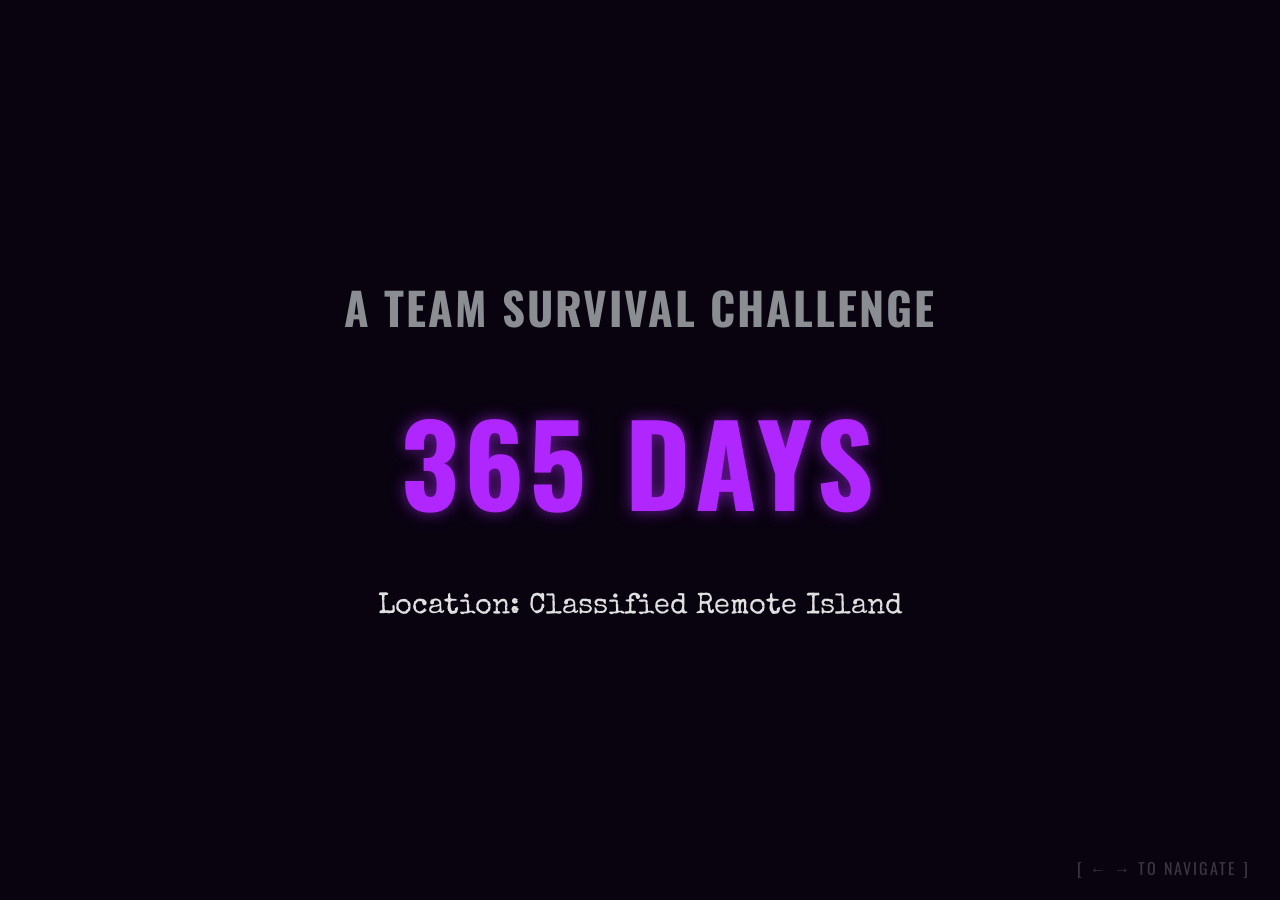
<file: index.html>
<!DOCTYPE html>
<html lang="en">
<head>
    <meta charset="UTF-8">
    <meta name="viewport" content="width=device-width, initial-scale=1.0">
    <title>Survival Mission: Night Flare Edition</title>
    <link href="https://fonts.googleapis.com/css2?family=Oswald:wght@500;700&family=Special+Elite&display=swap" rel="stylesheet">
    <style>
        :root {
            --dark-bg: #090310;
            --dark-purple: #1a0b2e;
            --neon-purple: #b026ff;
            --flare-pink: #ff2a70;
            --mud-gray: #8a8d91;
            --text-light: #e0e0e0;
        }
        
        body, html {
            margin: 0; padding: 0;
            width: 100vw; height: 100vh;
            background-color: var(--dark-bg);
            color: var(--text-light);
            font-family: 'Special Elite', monospace;
            overflow: hidden;
            display: flex;
            justify-content: center;
            align-items: center;
        }

        /* Gritty Survival Night Background */
        .bg-layer {
            position: absolute;
            top: 0; left: 0; right: 0; bottom: 0;
            background: radial-gradient(circle at 50% 40%, var(--dark-purple) 0%, var(--dark-bg) 80%);
            z-index: -3;
        }
        
        /* Dirt/Noise Texture */
        .texture {
            position: absolute;
            top: 0; left: 0; right: 0; bottom: 0;
            background-image: url("data:image/svg+xml,%3Csvg viewBox='0 0 200 200' xmlns='http://www.w3.org/2000/svg'%3E%3Cfilter id='noiseFilter'%3E%3CfeTurbulence type='fractalNoise' baseFrequency='0.8' numOctaves='3' stitchTiles='stitch'/%3E%3C/filter%3E%3Crect width='100%25' height='100%25' filter='url(%23noiseFilter)' opacity='0.05'/%3E%3C/svg%3E");
            z-index: -2;
            pointer-events: none;
        }

        .slide {
            display: none;
            width: 90%;
            height: 90%;
            flex-direction: column;
            justify-content: center;
            align-items: center;
            text-align: center;
            opacity: 0;
            transition: opacity 0.8s ease-in-out;
            z-index: 10;
        }
        .active { 
            display: flex; 
            opacity: 1; 
        }
        
        h1 { 
            font-family: 'Oswald', sans-serif; 
            font-size: 6rem; 
            color: var(--text-light); 
            text-transform: uppercase; 
            letter-spacing: 5px; 
            margin-bottom: 10px;
            text-shadow: 3px 3px 0px rgba(0,0,0,0.8);
        }
        
        .highlight {
            color: var(--neon-purple);
            text-shadow: 0 0 15px rgba(176, 38, 255, 0.6);
        }

        .danger {
            color: var(--flare-pink);
            text-shadow: 0 0 15px rgba(255, 42, 112, 0.6);
        }
        
        h2 { 
            font-family: 'Oswald', sans-serif;
            font-size: 2.8rem; 
            color: var(--mud-gray); 
            letter-spacing: 2px;
        }
        
        p, li { 
            font-size: 1.8rem; 
            line-height: 1.8; 
        }
        
        ul { text-align: left; list-style-type: none; padding: 0; }
        ul li::before { content: ">> "; color: var(--neon-purple); font-weight: bold; }

        .dossier-panel {
            background: rgba(15, 5, 25, 0.8);
            border: 2px solid var(--neon-purple);
            border-radius: 5px;
            padding: 40px 60px;
            box-shadow: inset 0 0 20px rgba(176, 38, 255, 0.2);
            text-align: left;
            margin-top: 30px;
            position: relative;
        }
        
        /* Tape effect */
        .dossier-panel::before {
            content: '';
            position: absolute;
            top: -15px; left: 50%;
            transform: translateX(-50%) rotate(-2deg);
            width: 100px; height: 30px;
            background: rgba(255,255,255,0.1);
            backdrop-filter: blur(4px);
            border: 1px solid rgba(255,255,255,0.2);
        }

        .timer-display {
            font-family: 'Oswald', sans-serif;
            font-size: 9rem;
            color: var(--flare-pink);
            text-shadow: 0 0 30px rgba(255, 42, 112, 0.5);
            margin: 20px 0;
            cursor: pointer;
            transition: transform 0.2s;
        }
        .timer-display:hover { transform: scale(1.05); }
        
        /* Gritty Grid */
        .grid {
            display: grid;
            grid-template-columns: repeat(4, 1fr);
            gap: 20px;
            width: 100%;
            max-width: 1200px;
            margin-top: 30px;
        }
        .card {
            background: rgba(0,0,0,0.6);
            border: 1px dashed var(--mud-gray);
            padding: 20px;
            cursor: pointer;
            transition: all 0.2s ease;
            text-align: left;
        }
        .card:hover { border-color: var(--neon-purple); }
        .card.selected {
            background: rgba(176, 38, 255, 0.15);
            border: 2px solid var(--neon-purple);
            box-shadow: 0 0 15px rgba(176, 38, 255, 0.3);
        }
        
        .card .num { 
            display: block; 
            color: var(--mud-gray); 
            font-family: 'Oswald', sans-serif;
            font-size: 1.5rem; 
            margin-bottom: 5px; 
        }
        .card.selected .num { color: var(--neon-purple); }
        
        .card .name { font-size: 1.4rem; font-weight: bold; }

        .controls {
            position: absolute;
            bottom: 20px;
            right: 30px;
            font-family: 'Oswald', sans-serif;
            color: rgba(255,255,255,0.2);
            letter-spacing: 2px;
            text-transform: uppercase;
        }

    </style>
</head>
<body>

    <div class="bg-layer"></div>
    <div class="texture"></div>

    <!-- Slide 1 -->
    <div class="slide active">
        <h2 style="color: var(--mud-gray);">A TEAM SURVIVAL CHALLENGE</h2>
        <h1 class="highlight" style="font-size: 7rem; margin-top: 0;">365 DAYS</h1>
        <p>Location: Classified Remote Island</p>
    </div>

    <!-- Slide 2 -->
    <div class="slide">
        <h1>DAY 0: <span class="danger">THE CRASH</span></h1>
        <div class="dossier-panel">
            <p>Last night, a violent storm destroyed your ship.</p>
            <p>You wake up in the mud. It is pitch black.</p>
            <p>You light a purple distress flare. It reveals the beach...</p>
            <p class="highlight" style="font-weight: bold; margin-top: 20px;">The only other survivors are the people at your table.</p>
        </div>
    </div>

    <!-- Slide 3 -->
    <div class="slide">
        <h1 class="danger">THE HARSH REALITY</h1>
        <div class="dossier-panel" style="border-color: var(--flare-pink);">
            <ul>
                <li>NO Supermarket, NO clean water.</li>
                <li>NO Hospital, NO medicine.</li>
                <li>NO Signal, NO electricity.</li>
                <li><span class="danger">NO RESCUE.</span> (ETA: 1 Year)</li>
            </ul>
        </div>
    </div>

    <!-- Slide 4 -->
    <div class="slide">
        <h1>WHAT WILL <span class="danger">KILL YOU</span> FIRST?</h1>
        <h2 style="color: var(--text-light);">The Rule of 3</h2>
        <div class="dossier-panel">
            <p><strong>3 Minutes</strong> without <span class="danger">Oxygen</span></p>
            <p><strong>3 Hours</strong> without <span class="danger">Shelter</span> (in extreme weather)</p>
            <p><strong>3 Days</strong> without <span class="danger">Water</span></p>
            <p><strong>3 Weeks</strong> without <span class="danger">Food</span></p>
        </div>
    </div>

    <!-- Slide 5 -->
    <div class="slide">
        <h1 class="highlight">THE HOPE</h1>
        <p>In the light of the flare, you see it.</p>
        <h2>A Military Emergency Drop Box.</h2>
        <p>It contains 16 survival tools. But the lock is damaged.</p>
    </div>

    <!-- Slide 6: RULES BEFORE BOX -->
    <div class="slide">
        <h1>MISSION <span class="highlight">RULES</span></h1>
        <div class="dossier-panel">
            <p><span class="danger">Constraint:</span> Your team can only carry <strong>6 items</strong> into the jungle.</p>
            <p><span class="danger">Phase 1 (Private):</span> Choose 1 item you personally want to protect.</p>
            <p><span class="danger">Phase 2 (Debate):</span> Argue with your team. Eliminate the weak choices.</p>
            <p><span class="danger">Ultimate Rule:</span> Everyone must speak. You must agree on exactly 6 items.</p>
        </div>
    </div>

    <!-- Slide 7: TACTICAL COMMUNICATION (O.R.E.O) -->
    <div class="slide">
        <h1>TACTICAL COMMUNICATION</h1>
        <h2>Use the <span class="highlight">O.R.E.O.</span> Framework</h2>
        <div class="dossier-panel">
            <p><strong class="highlight">O</strong>pening Opinion: "I strongly believe we MUST keep the..."</p>
            <p><strong class="highlight">R</strong>eason: "The main reason is that without it, we..."</p>
            <p><strong class="highlight">E</strong>xample: "For example, if it rains, this will help us to..."</p>
            <p><strong class="highlight">O</strong>bjection / Over to you: "I see your point, but [Item] is more urgent because..."</p>
        </div>
    </div>

    <!-- Slide 8 -->
    <div class="slide">
        <h1 class="danger">THE BOX OPENS</h1>
        <p>Memorize your choices. The survival mission begins now.</p>
    </div>

    <!-- Slide 9 -->
    <div class="slide">
        <h1 style="font-size: 4rem;">SUPPLIES: <span class="highlight">ESSENTIALS</span></h1>
        <div class="grid">
            <div class="card" onclick="this.classList.toggle('selected')"><span class="num">01</span><span class="name">Water Filter</span></div>
            <div class="card" onclick="this.classList.toggle('selected')"><span class="num">02</span><span class="name">Fishing Net</span></div>
            <div class="card" onclick="this.classList.toggle('selected')"><span class="num">03</span><span class="name">Windproof Lighter</span></div>
            <div class="card" onclick="this.classList.toggle('selected')"><span class="num">04</span><span class="name">Strong Knife</span></div>
            <div class="card" onclick="this.classList.toggle('selected')"><span class="num">05</span><span class="name">First-Aid Kit</span></div>
            <div class="card" onclick="this.classList.toggle('selected')"><span class="num">06</span><span class="name">Cooking Pot</span></div>
            <div class="card" onclick="this.classList.toggle('selected')"><span class="num">07</span><span class="name">50m Nylon Rope</span></div>
            <div class="card" onclick="this.classList.toggle('selected')"><span class="num">08</span><span class="name">Canvas Tent</span></div>
        </div>
    </div>

    <!-- Slide 10 -->
    <div class="slide">
        <h1 style="font-size: 4rem;">SUPPLIES: <span class="highlight">VARIABLES</span></h1>
        <div class="grid">
            <div class="card" onclick="this.classList.toggle('selected')"><span class="num">09</span><span class="name">Vegetable Seeds</span></div>
            <div class="card" onclick="this.classList.toggle('selected')"><span class="num">10</span><span class="name">Plant Guide Book</span></div>
            <div class="card" onclick="this.classList.toggle('selected')"><span class="num">11</span><span class="name">Small Axe</span></div>
            <div class="card" onclick="this.classList.toggle('selected')"><span class="num">12</span><span class="name">Metal Bucket</span></div>
            <div class="card" onclick="this.classList.toggle('selected')"><span class="num">13</span><span class="name">Antibacterial Soap</span></div>
            <div class="card" onclick="this.classList.toggle('selected')"><span class="num">14</span><span class="name">Mosquito Net</span></div>
            <div class="card" onclick="this.classList.toggle('selected')"><span class="num">15</span><span class="name">Signal Mirror</span></div>
            <div class="card" onclick="this.classList.toggle('selected')"><span class="num">16</span><span class="name">Solar Radio</span></div>
        </div>
    </div>

    <!-- Slide 11 -->
    <div class="slide">
        <h1 class="highlight">PHASE 1: SILENCE</h1>
        <p>Analyze the 16 items. Prepare your <strong class="highlight">O.R.E.O.</strong> argument for your 1 item.</p>
        <div class="timer-display" id="timer1" onclick="startTimer('timer1', 120)">02:00</div>
        <p style="font-size: 1.2rem; color: var(--mud-gray);">(Click to start)</p>
    </div>

    <!-- Slide 12 -->
    <div class="slide">
        <h1 class="danger">PHASE 2: DEBATE</h1>
        <p>Fight for your item. Your team MUST eliminate 10 items.</p>
        <p>Agree on the final <strong class="highlight">6 items</strong>.</p>
        <div class="timer-display" id="timer2" onclick="startTimer('timer2', 600)">10:00</div>
    </div>

    <!-- Slide 13 -->
    <div class="slide">
        <h1>IELTS <span class="highlight">PART 2</span> LINK</h1>
        <div class="dossier-panel">
            <p style="font-weight: bold; margin-bottom: 20px; color: var(--neon-purple);">Describe a time when you worked in a group.</p>
            <ul>
                <li>What you did <span style="color: var(--mud-gray);">(The survival mission)</span></li>
                <li>Who you worked with <span style="color: var(--mud-gray);">(Your 27003 classmates)</span></li>
                <li>What problems you faced <span style="color: var(--mud-gray);">(Choosing only 6 items, disagreements)</span></li>
                <li>Explain why you worked in the group <span style="color: var(--mud-gray);">(To survive 365 days)</span></li>
            </ul>
        </div>
    </div>

    <div class="controls">[ &larr; &rarr; TO NAVIGATE ]</div>

    <script>
        let currentSlide = 0;
        const slides = document.querySelectorAll('.slide');

        document.addEventListener('keydown', (e) => {
            if (e.key === 'ArrowRight' && currentSlide < slides.length - 1) {
                slides[currentSlide].classList.remove('active');
                currentSlide++;
                setTimeout(() => slides[currentSlide].classList.add('active'), 50);
            } else if (e.key === 'ArrowLeft' && currentSlide > 0) {
                slides[currentSlide].classList.remove('active');
                currentSlide--;
                setTimeout(() => slides[currentSlide].classList.add('active'), 50);
            }
        });

        let activeTimers = {};
        function startTimer(id, duration) {
            if (activeTimers[id]) clearInterval(activeTimers[id]);
            let timer = duration, minutes, seconds;
            const display = document.getElementById(id);
            
            activeTimers[id] = setInterval(function () {
                minutes = parseInt(timer / 60, 10);
                seconds = parseInt(timer % 60, 10);

                minutes = minutes < 10 ? "0" + minutes : minutes;
                seconds = seconds < 10 ? "0" + seconds : seconds;

                display.textContent = minutes + ":" + seconds;

                if (--timer < 0) {
                    clearInterval(activeTimers[id]);
                    display.textContent = "00:00";
                    display.style.color = "#ff2a70";
                    display.style.animation = "blink 1s infinite";
                }
            }, 1000);
        }
    </script>
</body>
</html>
</file>
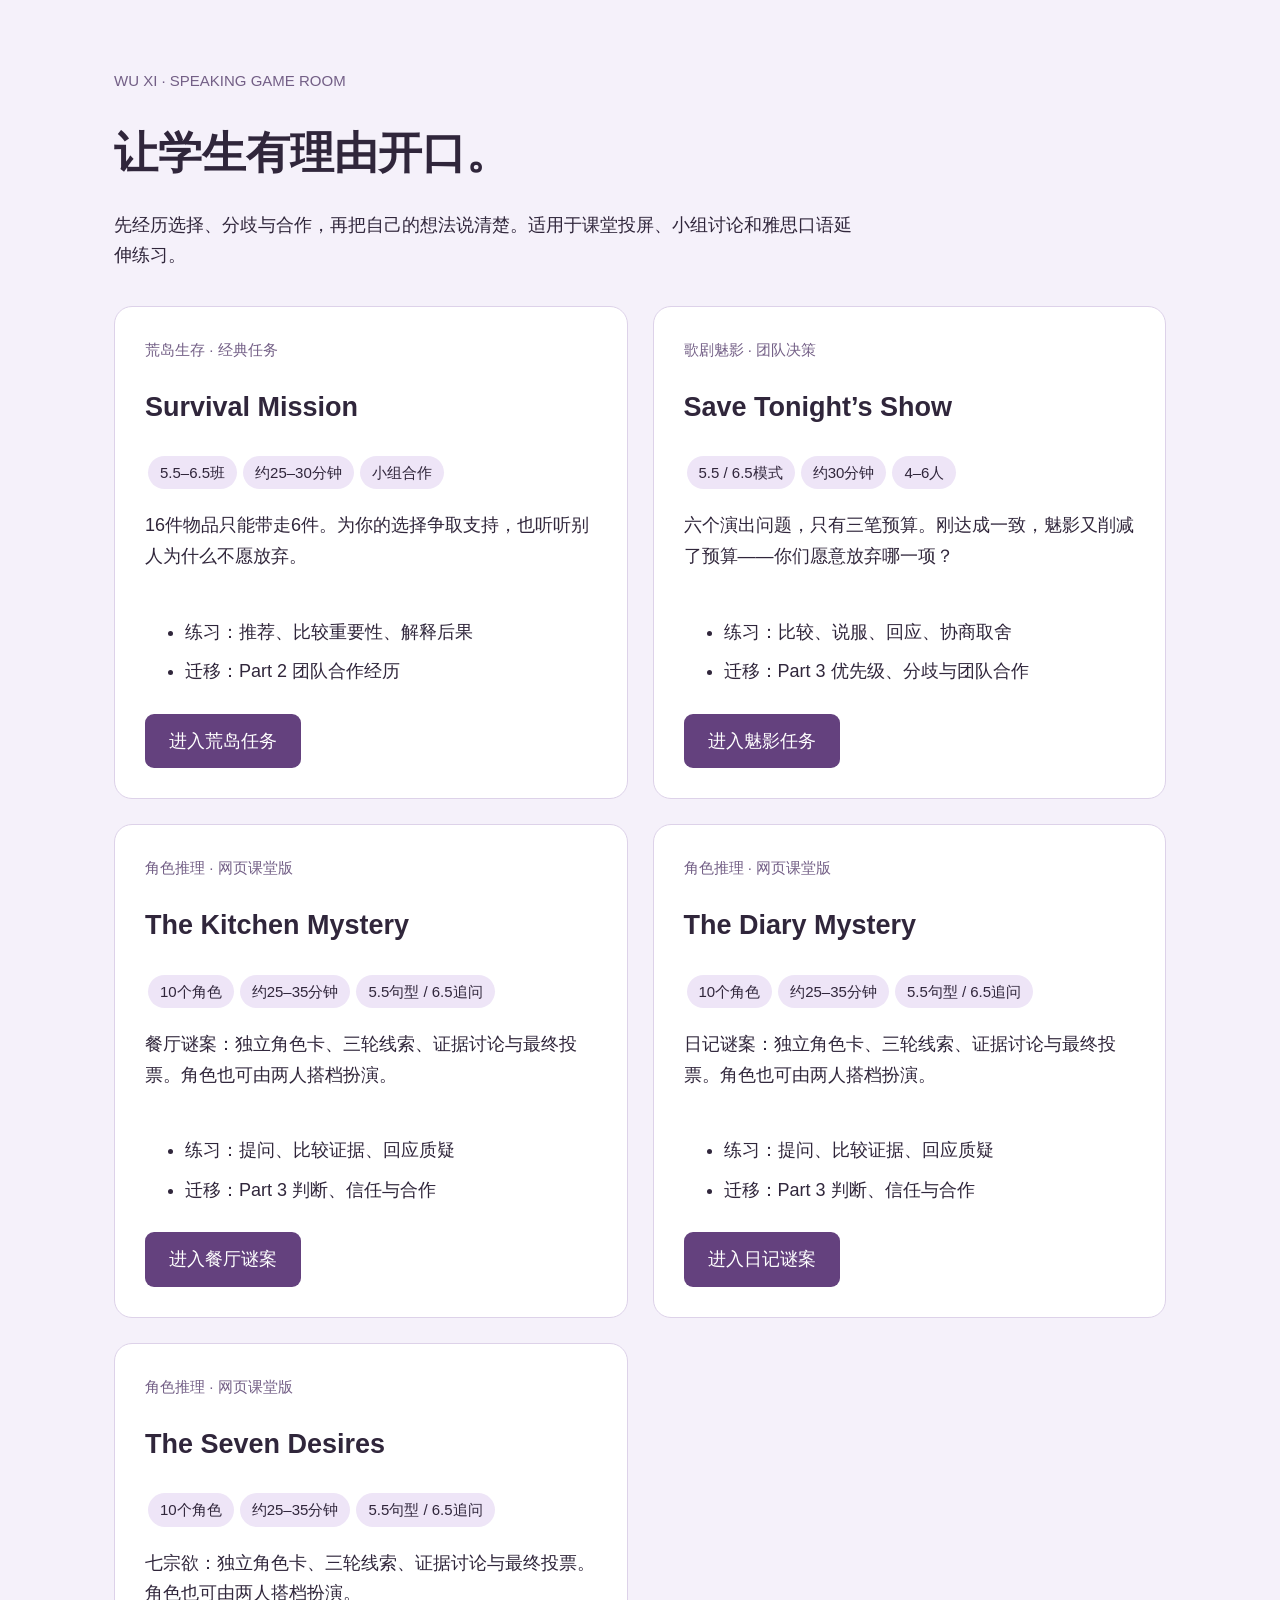
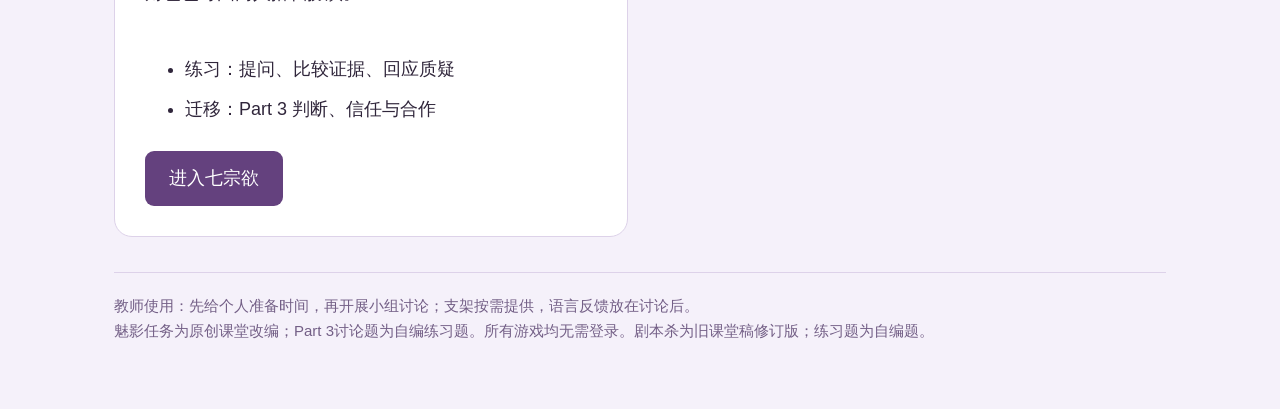
<file: games/index.html>
<!doctype html><html lang="zh-CN"><meta charset="utf-8"><meta name="viewport" content="width=device-width,initial-scale=1"><title>吴曦的口语游戏库</title><style>*{box-sizing:border-box}body{margin:0;background:#f5f1fa;color:#30263b;font:18px/1.7 Arial,"Microsoft YaHei",sans-serif}main{max-width:1100px;margin:auto;padding:65px 24px}small{color:#735f86}h1{font-size:44px;line-height:1.25}h2{font-size:27px}p{max-width:750px}.grid{display:grid;grid-template-columns:repeat(2,1fr);gap:25px;margin:35px 0}article{background:white;border:1px solid #ddd2e9;border-radius:18px;padding:30px;display:flex;flex-direction:column}span{display:inline-block;background:#eee5f7;border-radius:20px;padding:4px 12px;font-size:15px;margin:3px}a{display:inline-block;background:#64417e;color:white;padding:12px 24px;border-radius:9px;text-decoration:none;margin-top:auto;align-self:flex-start}li{margin:9px 0}footer{font-size:15px;color:#735f86;border-top:1px solid #ddd2e9;padding-top:20px}@media(max-width:700px){.grid{grid-template-columns:1fr}h1{font-size:34px}main{padding:35px 18px}}</style><main><small>WU XI · SPEAKING GAME ROOM</small><h1>让学生有理由开口。</h1><p>先经历选择、分歧与合作，再把自己的想法说清楚。适用于课堂投屏、小组讨论和雅思口语延伸练习。</p><section class="grid"><article><small>荒岛生存 · 经典任务</small><h2>Survival Mission</h2><div><span>5.5–6.5班</span><span>约25–30分钟</span><span>小组合作</span></div><p>16件物品只能带走6件。为你的选择争取支持，也听听别人为什么不愿放弃。</p><ul><li>练习：推荐、比较重要性、解释后果</li><li>迁移：Part 2 团队合作经历</li></ul><a href="../">进入荒岛任务</a></article><article><small>歌剧魅影 · 团队决策</small><h2>Save Tonight’s Show</h2><div><span>5.5 / 6.5模式</span><span>约30分钟</span><span>4–6人</span></div><p>六个演出问题，只有三笔预算。刚达成一致，魅影又削减了预算——你们愿意放弃哪一项？</p><ul><li>练习：比较、说服、回应、协商取舍</li><li>迁移：Part 3 优先级、分歧与团队合作</li></ul><a href="../phantom/">进入魅影任务</a></article><article><small>角色推理 · 网页课堂版</small><h2>The Kitchen Mystery</h2><div><span>10个角色</span><span>约25–35分钟</span><span>5.5句型 / 6.5追问</span></div><p>餐厅谜案：独立角色卡、三轮线索、证据讨论与最终投票。角色也可由两人搭档扮演。</p><ul><li>练习：提问、比较证据、回应质疑</li><li>迁移：Part 3 判断、信任与合作</li></ul><a href="../mystery/kitchen/">进入餐厅谜案</a></article><article><small>角色推理 · 网页课堂版</small><h2>The Diary Mystery</h2><div><span>10个角色</span><span>约25–35分钟</span><span>5.5句型 / 6.5追问</span></div><p>日记谜案：独立角色卡、三轮线索、证据讨论与最终投票。角色也可由两人搭档扮演。</p><ul><li>练习：提问、比较证据、回应质疑</li><li>迁移：Part 3 判断、信任与合作</li></ul><a href="../mystery/diary/">进入日记谜案</a></article><article><small>角色推理 · 网页课堂版</small><h2>The Seven Desires</h2><div><span>10个角色</span><span>约25–35分钟</span><span>5.5句型 / 6.5追问</span></div><p>七宗欲：独立角色卡、三轮线索、证据讨论与最终投票。角色也可由两人搭档扮演。</p><ul><li>练习：提问、比较证据、回应质疑</li><li>迁移：Part 3 判断、信任与合作</li></ul><a href="../mystery/desires/">进入七宗欲</a></article></section><footer>教师使用：先给个人准备时间，再开展小组讨论；支架按需提供，语言反馈放在讨论后。<br>魅影任务为原创课堂改编；Part 3讨论题为自编练习题。所有游戏均无需登录。剧本杀为旧课堂稿修订版；练习题为自编题。</footer></main></html>
</file>
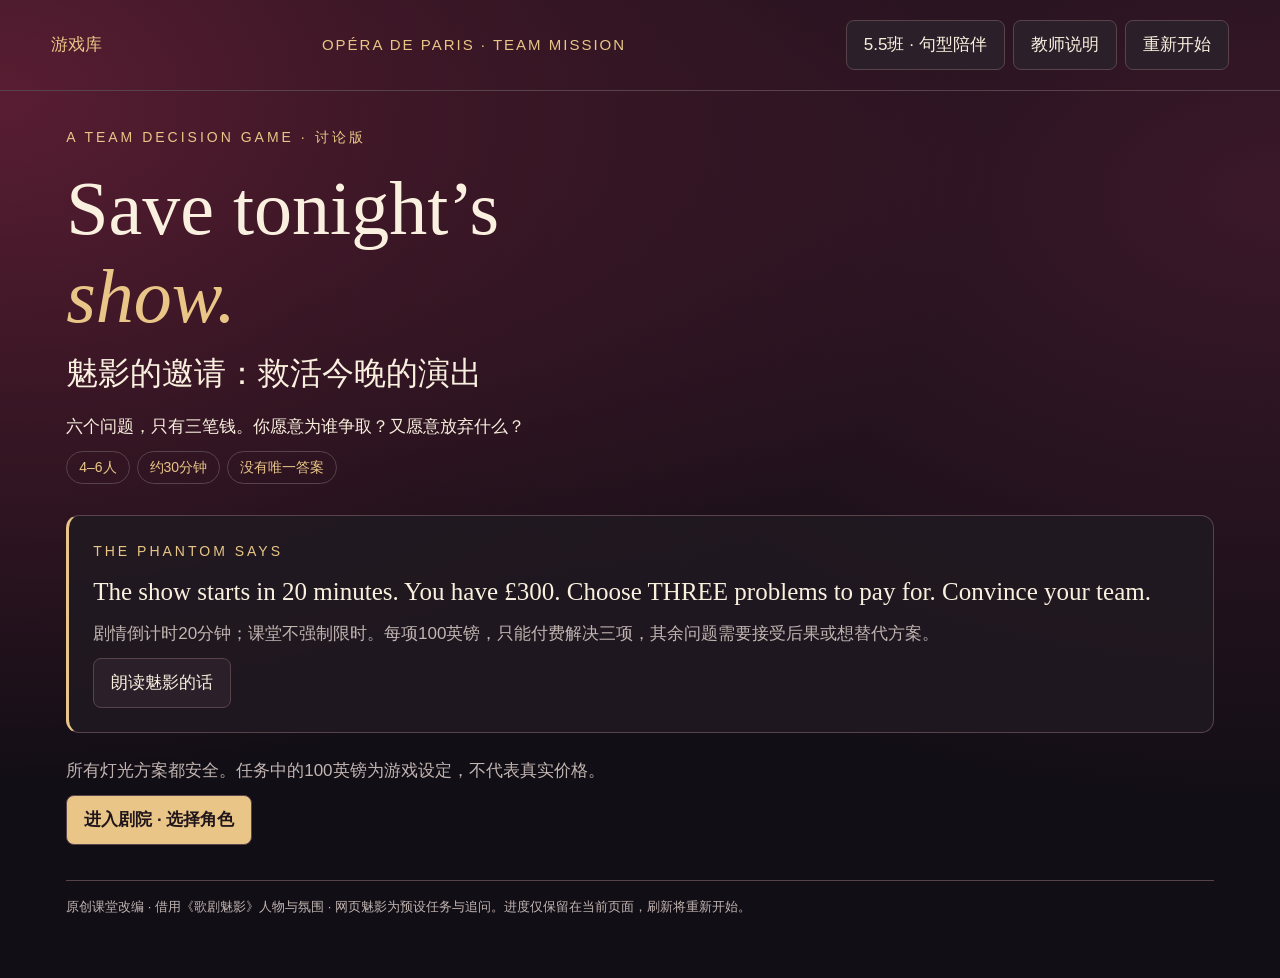
<file: phantom/index.html>
<!doctype html><html lang="zh-CN"><meta charset="utf-8"><meta name="viewport" content="width=device-width,initial-scale=1"><title>魅影的邀请 · The Phantom's Invitation</title><style>
:root{--gold:#e9c687;--ink:#faf0df;--muted:#c1b5b2;--panel:#251b22;--line:#58434a}*{box-sizing:border-box}body{margin:0;background:#120e15;color:var(--ink);font:17px/1.65 Arial,'Microsoft YaHei',sans-serif;background-image:radial-gradient(ellipse at 0 10%,#591d32 0,transparent 55%),radial-gradient(ellipse at 100% 20%,#3b1829 0,transparent 55%);min-height:100vh}button,select,input,textarea{font:inherit}button,select{border:1px solid var(--line);background:#2b2029;color:var(--ink);padding:10px 17px;border-radius:8px;cursor:pointer}button:hover{border-color:var(--gold);background:#49313d}button:disabled{opacity:.4;cursor:default}.primary{background:var(--gold);color:#21151c;font-weight:bold}.primary:hover{background:#f7dcae;color:#21151c}header{display:flex;justify-content:space-between;align-items:center;padding:20px 4vw;border-bottom:1px solid var(--line);gap:16px;flex-wrap:wrap}.brand{letter-spacing:2px;color:var(--gold);font-size:15px}nav{display:flex;gap:8px;flex-wrap:wrap}main{max-width:1250px;margin:auto;padding:35px 4vw 60px}.eyebrow{color:var(--gold);letter-spacing:3px;font-size:14px}h1,h2{font-family:Georgia,'Microsoft YaHei',serif;line-height:1.16;font-weight:normal}h1{font-size:clamp(42px,6vw,76px);margin:15px 0}h2{font-size:32px;margin:12px 0 20px}h3{font-size:19px;margin:0 0 8px}p{margin:10px 0}.muted,small{color:var(--muted)}.hero{display:grid;grid-template-columns:1.3fr 1fr;gap:50px;align-items:center}.mask{width:min(100%,380px);display:block;margin:auto;filter:drop-shadow(0 25px 50px #000)}.pill{display:inline-block;padding:4px 12px;border:1px solid var(--line);border-radius:30px;margin:0 7px 7px 0;color:var(--gold);font-size:14px}.actions{display:flex;gap:10px;flex-wrap:wrap;margin-top:22px}.panel{border:1px solid var(--line);border-radius:13px;padding:24px;background:#201920e8}.phantom{border-left:3px solid var(--gold);margin:24px 0}.speech{font:25px/1.5 Georgia,serif}.grid{display:grid;grid-template-columns:repeat(3,1fr);gap:14px}.role{width:100%;text-align:left;min-height:125px}.role strong{display:block;font-size:20px}.role .tag{color:var(--gold);font-size:14px}.split{display:grid;grid-template-columns:1fr 310px;gap:24px}.clue{font-size:27px;line-height:1.5;padding:20px 0}.support{background:#36252e;border-radius:8px;padding:16px;margin-top:15px}details{margin:15px 0}summary{cursor:pointer;color:var(--gold)}.feedback{padding:14px;border:1px solid var(--gold);border-radius:8px;margin-top:16px}.choices{display:flex;gap:12px;flex-wrap:wrap}.choices label{display:flex;flex-direction:column;gap:5px;flex:1;min-width:140px}.order{display:flex;gap:10px;flex-wrap:wrap;margin:18px 0}.order button{min-width:130px}.progress{display:flex;gap:10px;margin-bottom:28px;color:var(--muted);font-size:14px}.progress span{padding-bottom:8px;border-bottom:2px solid var(--line);flex:1}.progress .active{color:var(--gold);border-color:var(--gold)}textarea{width:100%;background:#160f17;color:var(--ink);border:1px solid var(--line);border-radius:8px;padding:12px;min-height:85px}dialog{background:#241b24;color:var(--ink);border:1px solid var(--gold);border-radius:15px;width:min(580px,92vw);padding:30px}dialog::backdrop{background:#08050ce0}.close{float:right}.timer{font:32px Georgia;color:var(--gold)}footer{margin-top:35px;border-top:1px solid var(--line);padding-top:15px;font-size:13px;color:var(--muted)}@media(max-width:800px){.hero,.split{grid-template-columns:1fr}.grid{grid-template-columns:repeat(2,1fr)}.hero svg{max-height:230px}.speech{font-size:22px}header{padding:15px}main{padding:24px 18px}.panel{padding:18px}}@media print{body:has(dialog[open]) main{display:none}dialog[open]{position:static;width:100%;max-height:none;overflow:visible;border:0;color:black;background:white}dialog .panel{break-inside:avoid}header,.actions,button,footer,.phantom{display:none}body{background:white;color:black}.grid{display:block}.panel{background:white;color:black;border:1px solid #ccc;margin:15px}.muted,small{color:#444}}
.flipcard{background:#2b2029;border:1px solid var(--line);border-radius:10px;padding:0;margin:0;overflow:hidden}.flipcard summary{padding:20px;list-style:none;cursor:pointer;min-height:145px}.flipcard summary::-webkit-details-marker{display:none}.flipcard[open]{border-color:var(--gold);background:#38252e}.cardback{border-top:1px solid var(--line);padding:18px}.cardback .clue{font-size:23px;padding:8px 0}.discussion{margin-top:24px}.discussion h2{font-family:Arial,sans-serif;font-size:27px;line-height:1.4}button,summary{touch-action:manipulation}select{appearance:none} @media print{.flipcard{break-inside:avoid}} .chosen{border:2px solid var(--gold);background:#3d2934}.budget{position:sticky;top:0;z-index:3;background:#19121df5;border:1px solid var(--gold);padding:16px;display:flex;justify-content:space-between;gap:12px;flex-wrap:wrap;margin:20px 0}.option{display:flex;flex-direction:column}.option button{margin-top:auto}.option small{font-size:15px}input[type=checkbox]{width:20px;height:20px;vertical-align:middle} </style><header><a href="../games/" style="color:var(--gold);text-decoration:none">游戏库</a><div class="brand">OPÉRA DE PARIS · TEAM MISSION</div><nav><select id="level" aria-label="班级模式"><option value="55">5.5班 · 句型陪伴</option><option value="65">6.5班 · 理由挑战</option></select><button data-action="help()">教师说明</button><button data-action="restart()">重新开始</button></nav></header><main id="app"></main><dialog id="modal"></dialog><script src="game.js?v=3"></script></html>
</file>
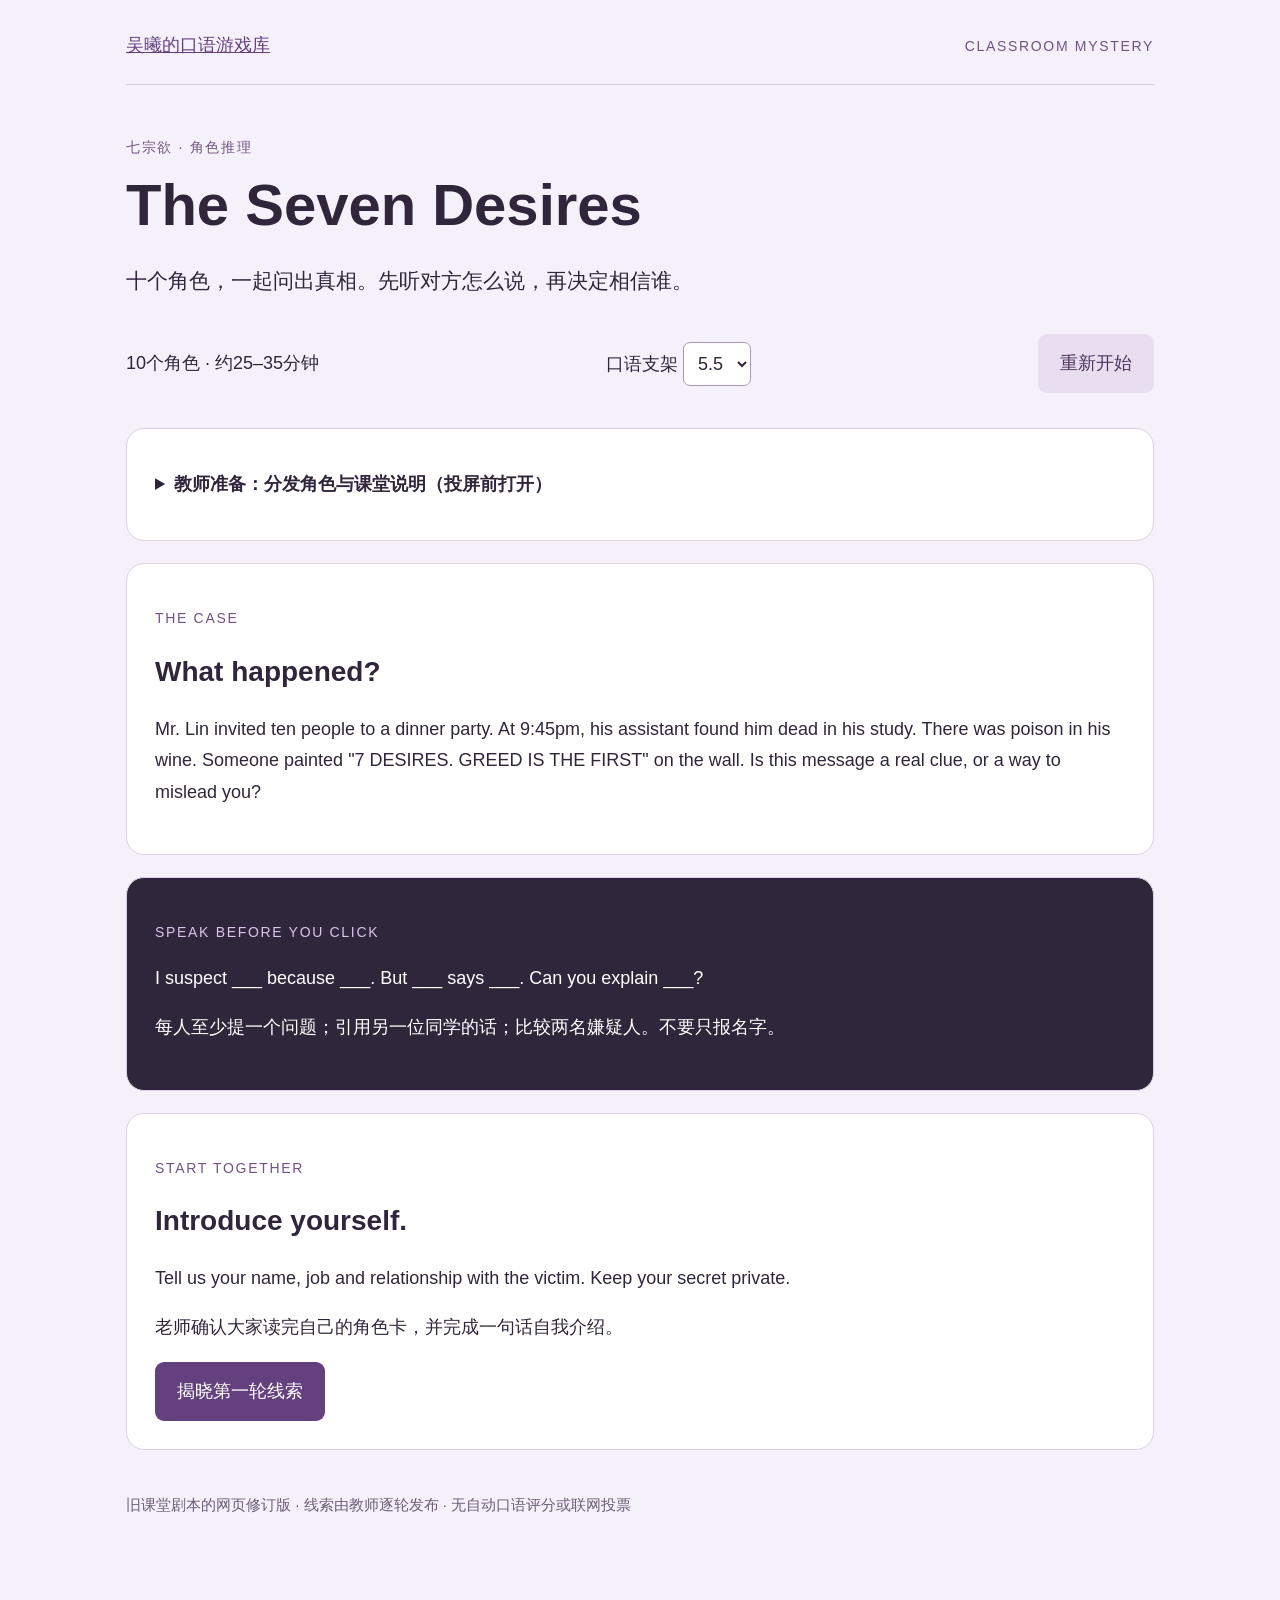
<file: mystery/desires/index.html>
<!doctype html><html lang="zh-CN"><head><meta charset="utf-8"><meta name="viewport" content="width=device-width,initial-scale=1"><title>七宗欲 · 口语游戏库</title><link rel="stylesheet" href="../style.css"><script defer src="data.js"></script><script defer src="../app.js?v=2"></script></head><body><main id="app"></main><noscript>请启用 JavaScript 使用角色卡与分轮线索。</noscript></body></html>
</file>
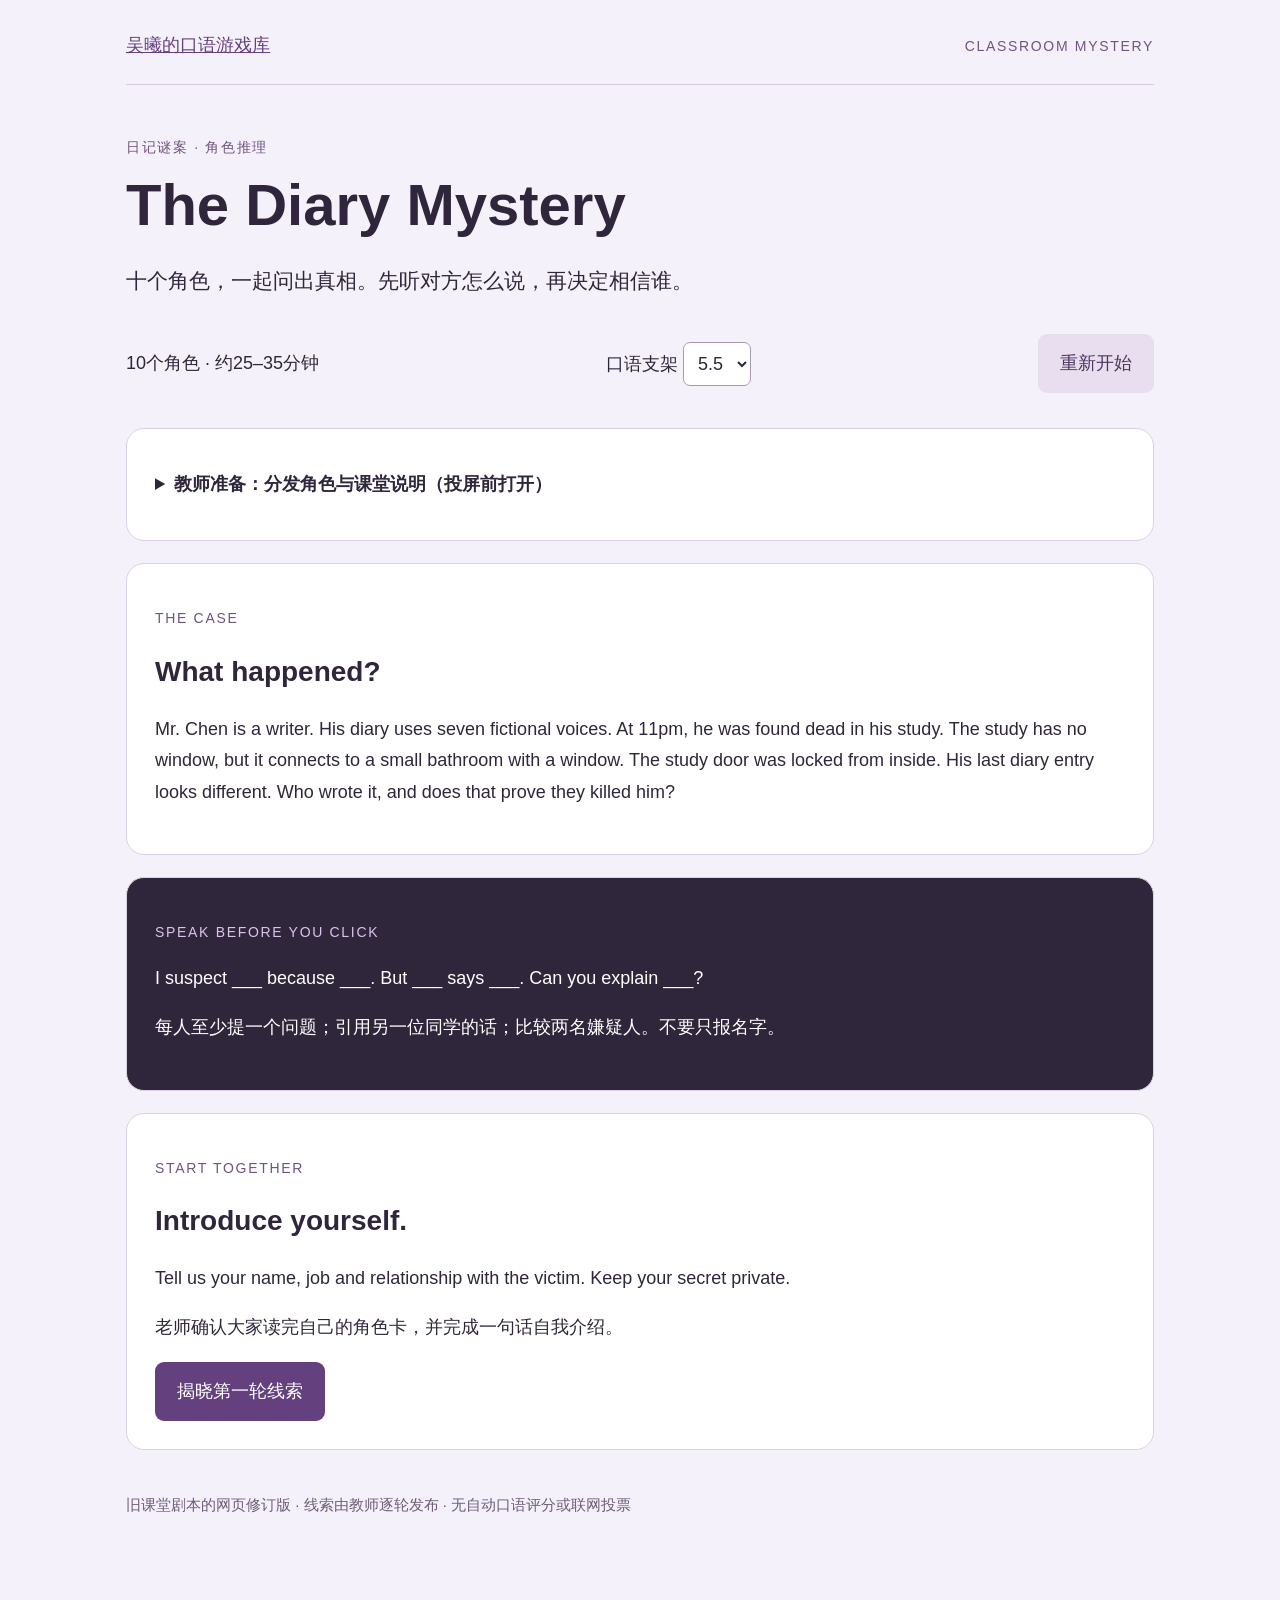
<file: mystery/diary/index.html>
<!doctype html><html lang="zh-CN"><head><meta charset="utf-8"><meta name="viewport" content="width=device-width,initial-scale=1"><title>日记谜案 · 口语游戏库</title><link rel="stylesheet" href="../style.css"><script defer src="data.js"></script><script defer src="../app.js?v=2"></script></head><body><main id="app"></main><noscript>请启用 JavaScript 使用角色卡与分轮线索。</noscript></body></html>
</file>
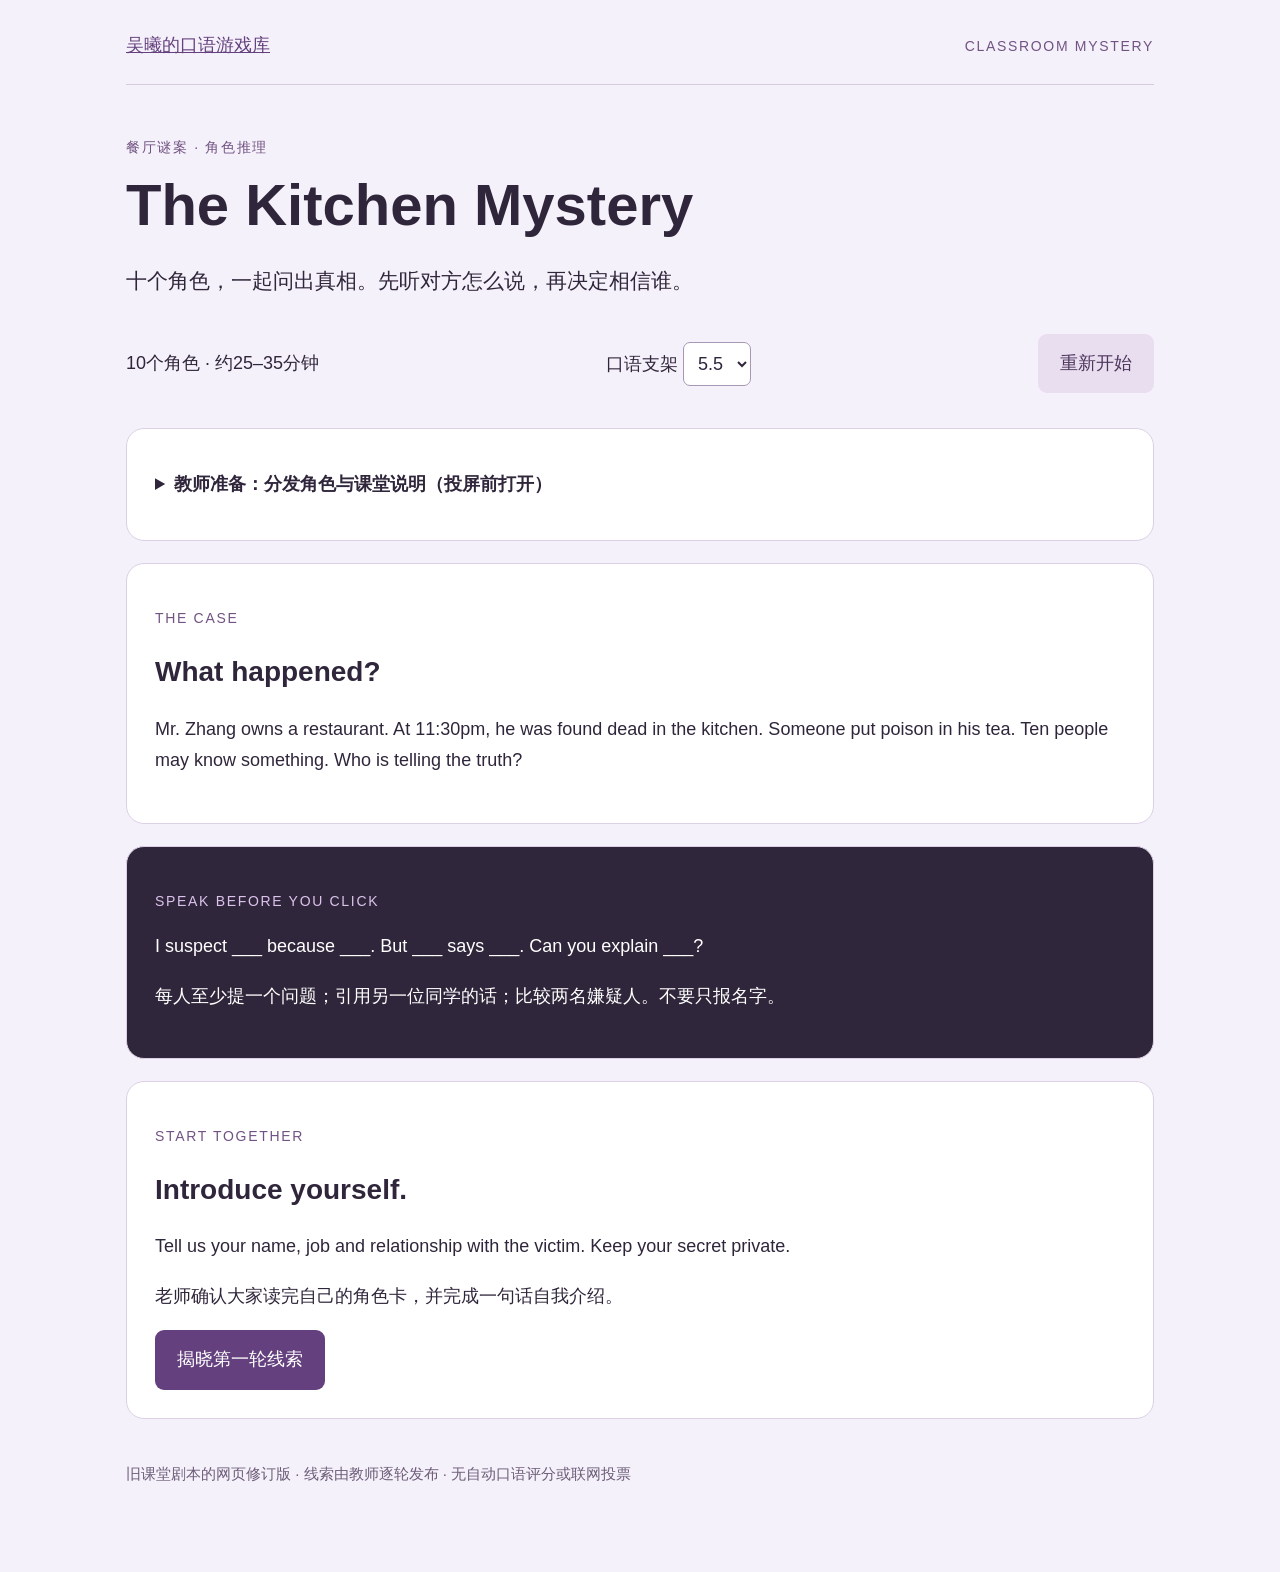
<file: mystery/kitchen/index.html>
<!doctype html><html lang="zh-CN"><head><meta charset="utf-8"><meta name="viewport" content="width=device-width,initial-scale=1"><title>餐厅谜案 · 口语游戏库</title><link rel="stylesheet" href="../style.css"><script defer src="data.js"></script><script defer src="../app.js?v=2"></script></head><body><main id="app"></main><noscript>请启用 JavaScript 使用角色卡与分轮线索。</noscript></body></html>
</file>
<file: mystery/style.css>
*{box-sizing:border-box}body{margin:0;background:#f5f1fa;color:#30263b;font:18px/1.75 Arial,"Microsoft YaHei",sans-serif}main{max-width:1080px;margin:auto;padding:30px 26px 70px}header,.toolbar{display:flex;align-items:center;justify-content:space-between;gap:18px;flex-wrap:wrap}header{border-bottom:1px solid #d7cadf;padding-bottom:22px}header span,.eyebrow{font-size:14px;letter-spacing:.12em;color:#715383}.hero{padding-top:36px}h1{font-size:clamp(34px,5vw,58px);line-height:1.12;margin:10px 0 25px}h2{font-size:28px;line-height:1.3}h3{font-size:21px}.lede{font-size:21px}.toolbar{margin:28px 0}section,.teacher{background:#fff;border:1px solid #dbd0e4;border-radius:18px;padding:28px;margin:22px 0}a{color:#64417e}button{background:#64417e;color:#fff;border:0;border-radius:9px;padding:14px 22px;font:inherit;cursor:pointer}button:disabled{opacity:.45;cursor:not-allowed}.quiet{background:#e9deef;color:#4d355d}summary{cursor:pointer;font-weight:bold;padding:12px 0}details{border-top:1px solid #ded3e5;padding:8px 0}details[open]>summary{color:#64417e}.roles{display:grid;grid-template-columns:1fr 1fr;gap:15px}.roles details{background:#f7f3fa;border:1px solid #ded3e5;border-radius:12px;padding:15px;align-self:start}label{display:block;margin:14px 0}input:not([type=checkbox]),textarea,select{font:inherit;border:1px solid #a898b4;border-radius:7px;padding:10px;background:#fff;color:#30263b;max-width:100%}input:not([type=checkbox]),textarea{width:100%}textarea{min-height:100px}input[type=checkbox]{width:22px;height:22px;vertical-align:middle;margin-right:9px}.check{padding:12px 0}.speech{background:#30263b;color:white}.speech .eyebrow{color:#dbc3ec}.task{padding:20px;background:#f2eaf8;border-radius:12px;margin:25px 0}.muted,.foot{font-size:15px;color:#6d5d79}.foot{padding-top:20px}p{overflow-wrap:anywhere}button:focus-visible,a:focus-visible,summary:focus-visible{outline:3px solid #a86cce;outline-offset:5px}@media(max-width:650px){main{padding:20px 16px}section,.teacher{padding:20px}.roles{grid-template-columns:1fr}header span{display:none}.toolbar{align-items:flex-start}}
</file>
